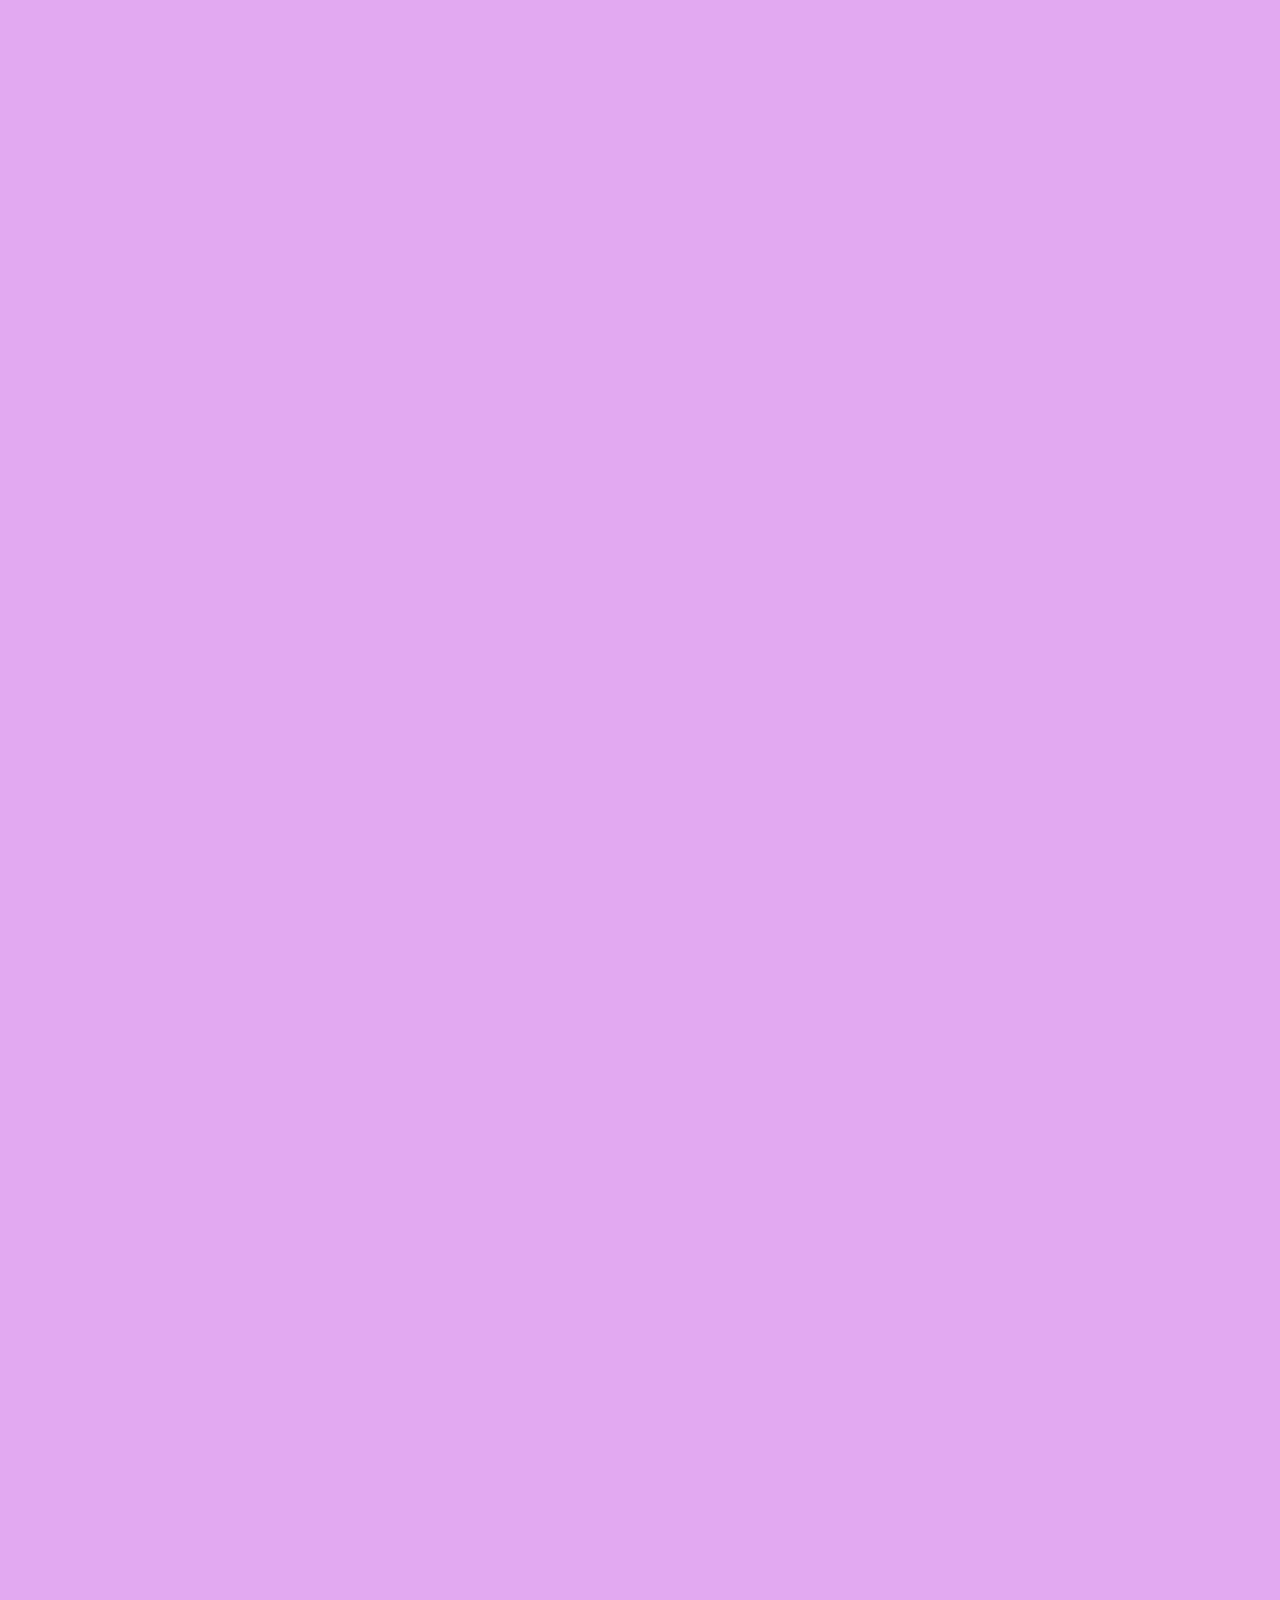
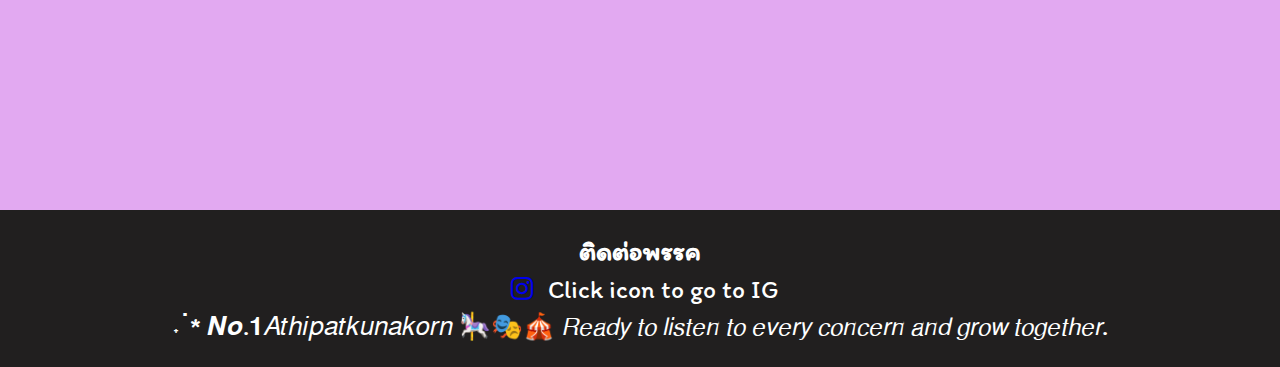
<file: index.html>
<!DOCTYPE html>
<html lang="en">
<head>
    <meta charset="UTF-8">
    <meta name="viewport" content="width=device-width, initial-scale=1.0">
    <title>พรรค1 อธิพัฒน์คุณากร</title>
    <link href="https://fonts.googleapis.com/css2?family=Itim&display=swap" rel="stylesheet">
    <link rel="stylesheet" href="style.css">
    <link rel="stylesheet" href="https://cdnjs.cloudflare.com/ajax/libs/font-awesome/6.0.0/css/all.min.css">
</head>
<body>
    <div class="container">
        <img src="./img/test2.png" class="bg-img">
        <a href="index1.html" class="hotspot first"></a>
    </div>

    <footer class="footer">
        <div class="social-footer">
            <h3>ติดต่อพรรค</h3>
            <p> <a href="https://www.instagram.com/01athipatkunakorn_/"><i class="fab fa-instagram"></i></a> Click icon to go to IG</p>
            <p>˖ॱ* 𝑵𝒐.𝟏𝐴𝑡ℎ𝑖𝑝𝑎𝑡𝑘𝑢𝑛𝑎𝑘𝑜𝑟𝑛 🎠🎭🎪 𝘙𝘦𝘢𝘥𝘺 𝘵𝘰 𝘭𝘪𝘴𝘵𝘦𝘯 𝘵𝘰 𝘦𝘷𝘦𝘳𝘺 𝘤𝘰𝘯𝘤𝘦𝘳𝘯 𝘢𝘯𝘥 𝘨𝘳𝘰𝘸 𝘵𝘰𝘨𝘦𝘵𝘩𝘦𝘳.</p>
        </div>
    </footer>
</body>
</html>
</file>
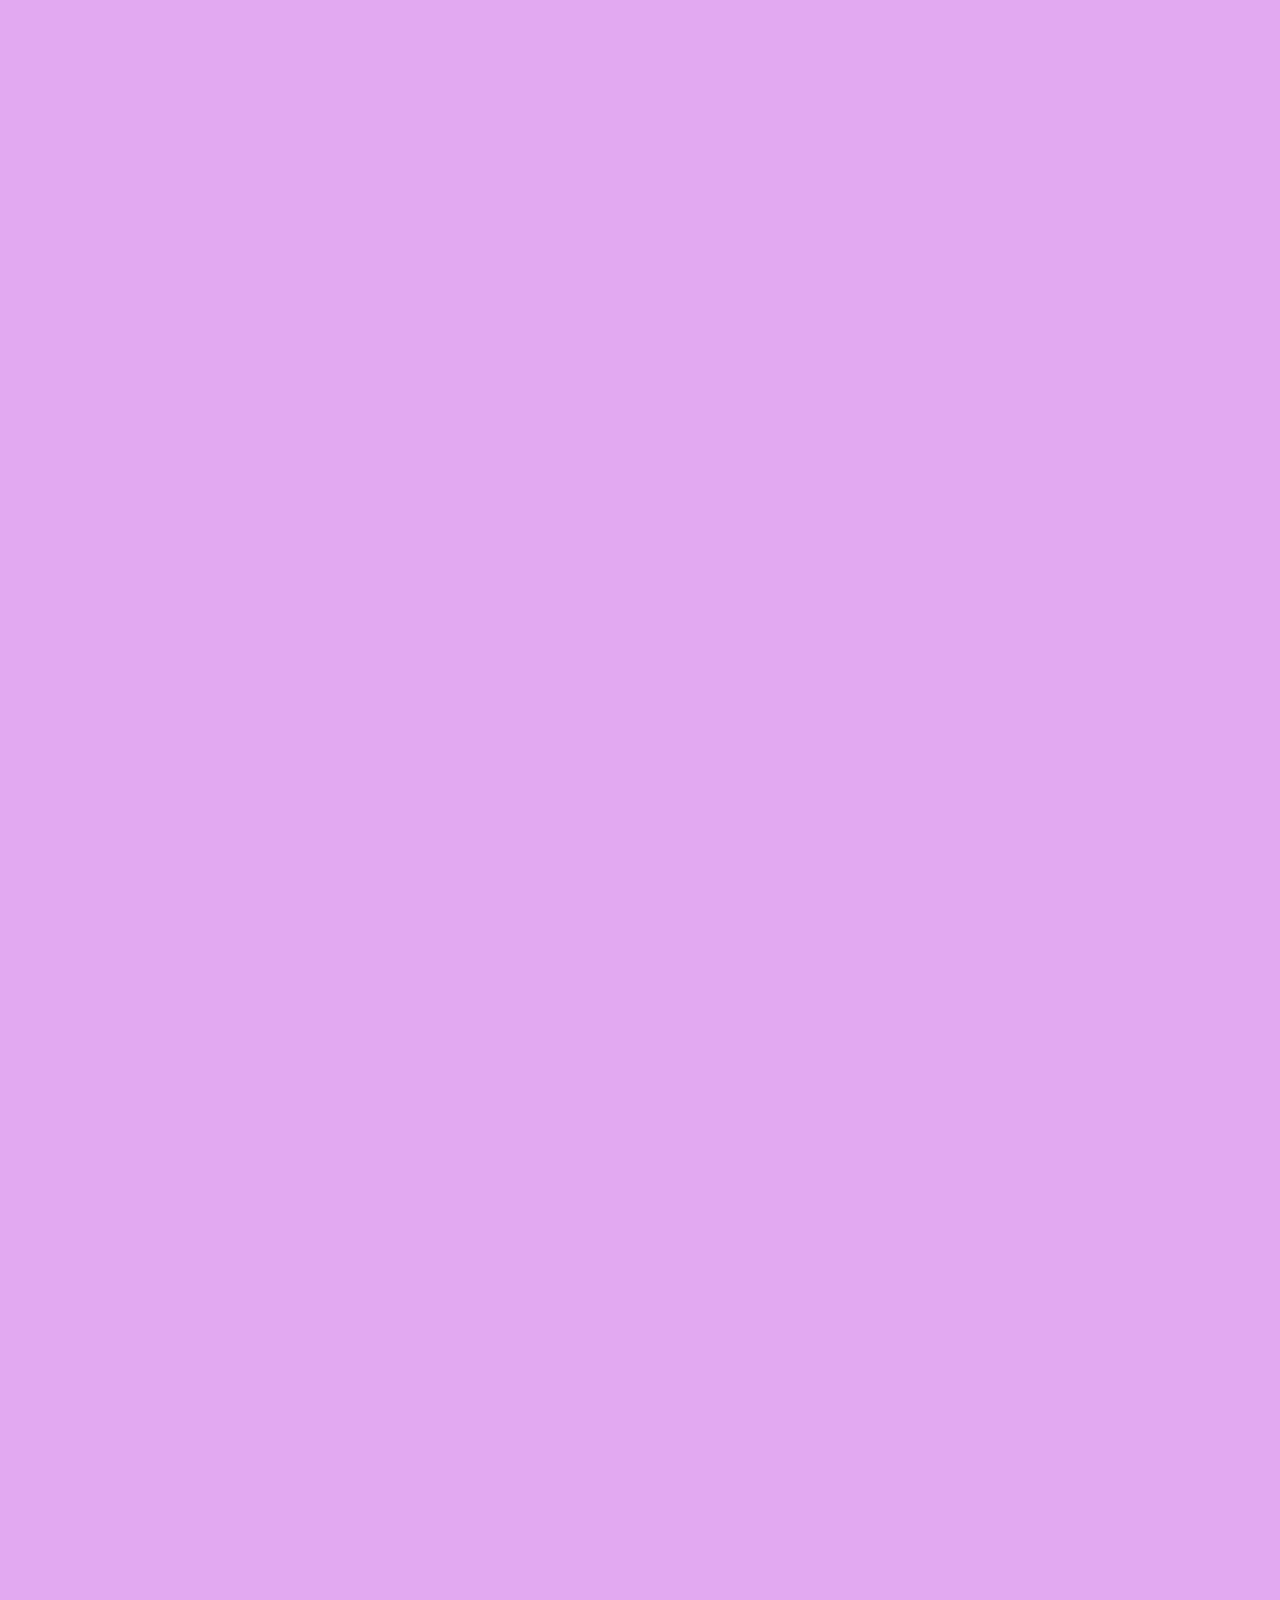
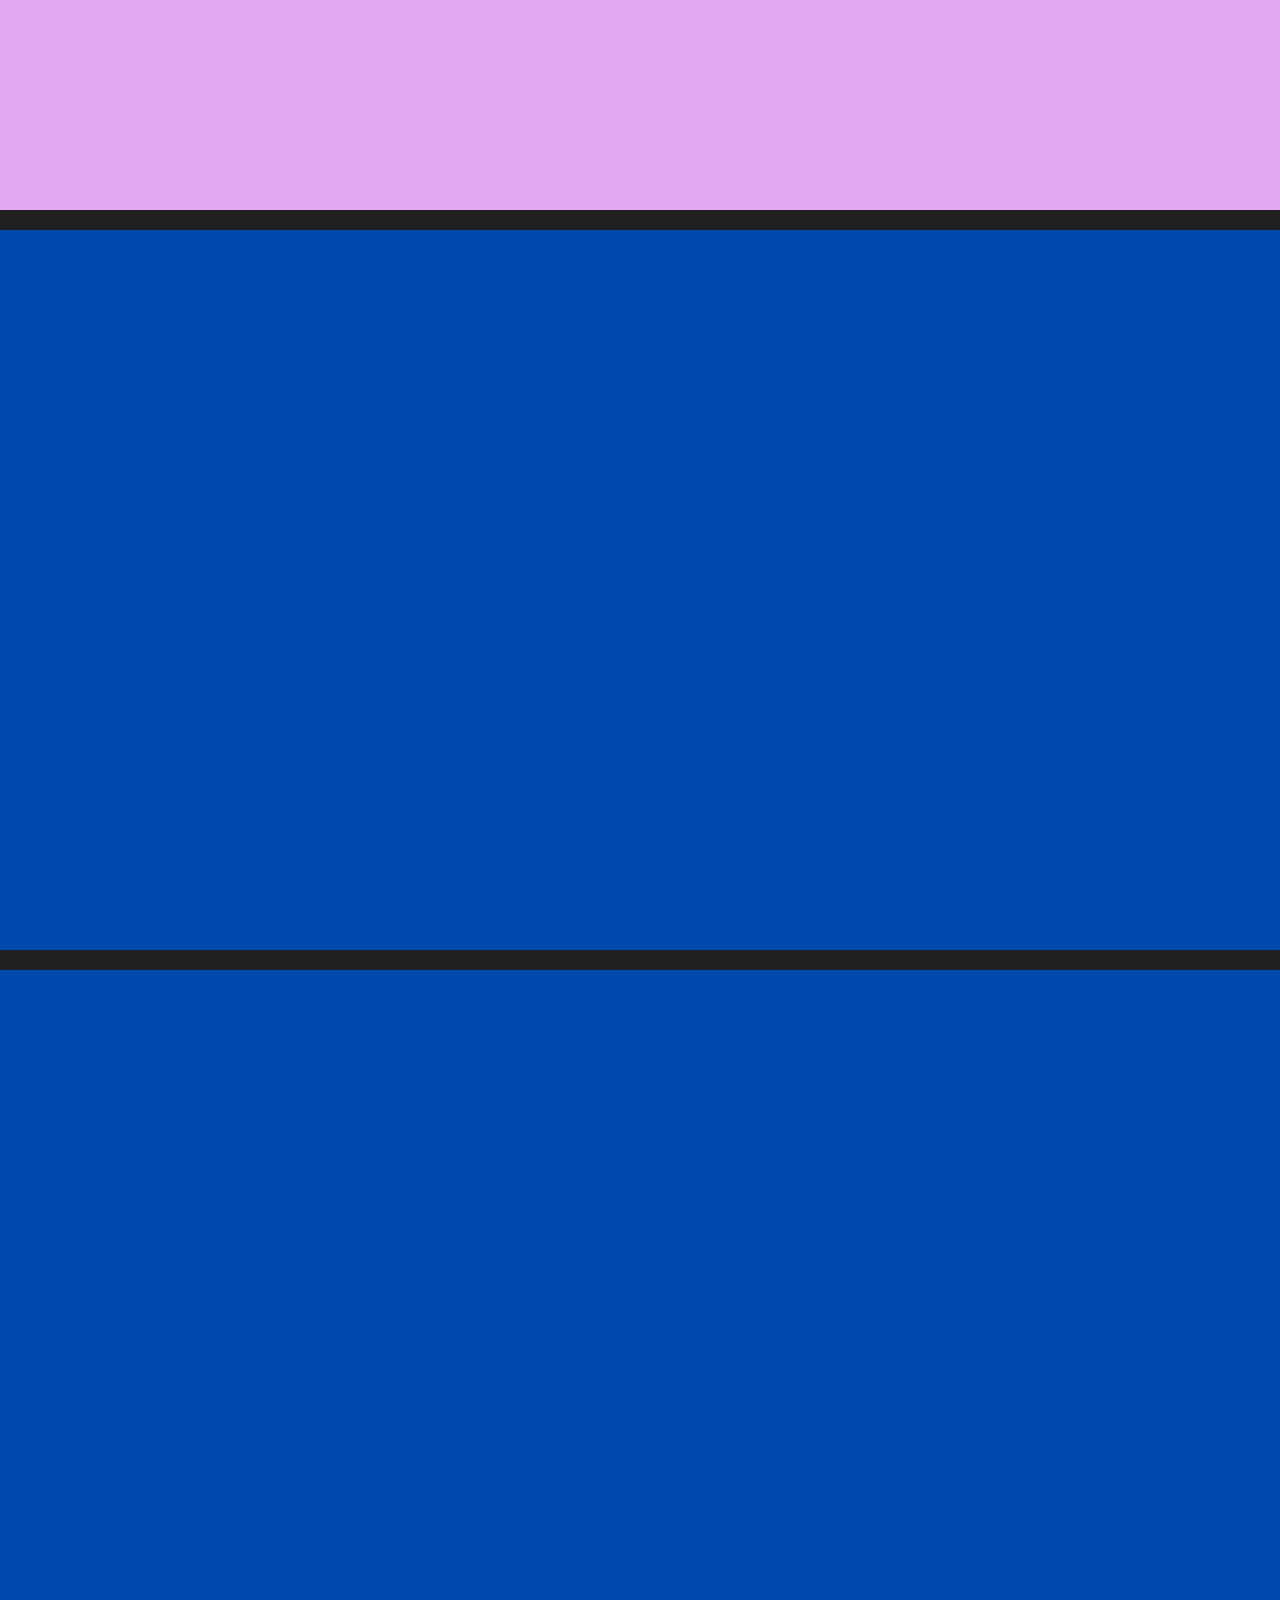
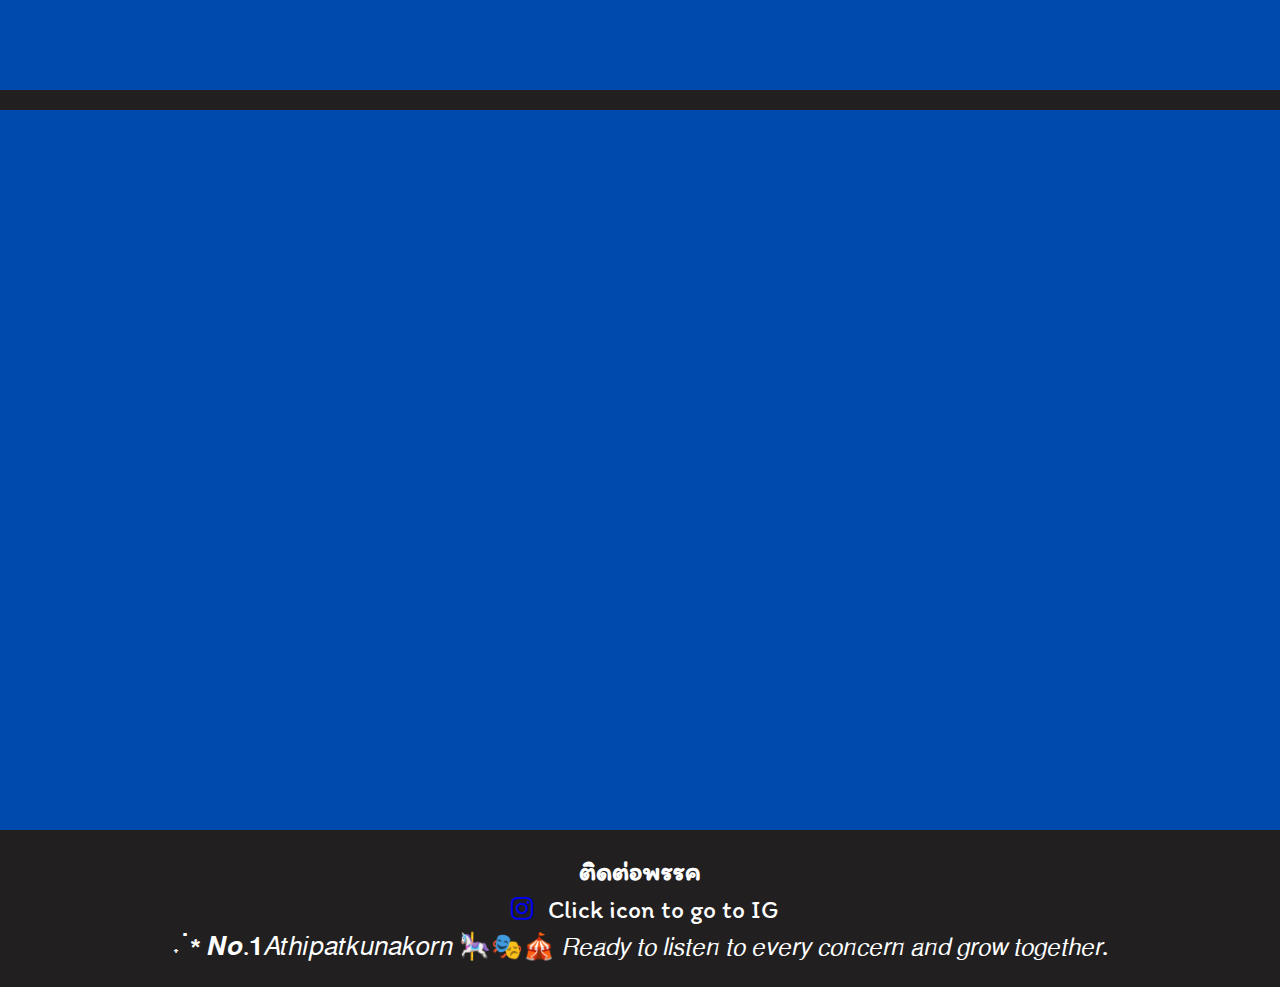
<file: index1.html>
<!DOCTYPE html>
<html lang="en">
<head>
    <meta charset="UTF-8">
    <meta name="viewport" content="width=device-width, initial-scale=1.0">
    <title>พรรค1 อธิพัฒน์คุณากร</title>
    <link href="https://fonts.googleapis.com/css2?family=Itim&display=swap" rel="stylesheet">
    <link rel="stylesheet" href="style.css">
    <link rel="stylesheet" href="https://cdnjs.cloudflare.com/ajax/libs/font-awesome/6.0.0/css/all.min.css">
</head>
<body>
    <div class="container">
        <img src="./img/test2.png" class="bg-img">
            <a href="poli1.html" class="hotspot frameone"></a>
            <a href="poli2.html" class="hotspot frametwo"></a>
            <a href="poli3.html" class="hotspot framethree"></a>
            <a href="poli4.html" class="hotspot framefour"></a>
            <a href="poli5.html" class="hotspot framefive"></a>
        <img src="./img/cardtest.png" class="card-mem">
        <img src="./img/cardtest.png" class="card-mem">
        <img src="./img/cardtest.png" class="card-mem">
    </div>

    <footer class="footer">
        <div class="social-footer">
            <h3>ติดต่อพรรค</h3>
            <p> <a href="https://www.instagram.com/01athipatkunakorn_/"><i class="fab fa-instagram"></i></a> Click icon to go to IG</p>
            <p>˖ॱ* 𝑵𝒐.𝟏𝐴𝑡ℎ𝑖𝑝𝑎𝑡𝑘𝑢𝑛𝑎𝑘𝑜𝑟𝑛 🎠🎭🎪 𝘙𝘦𝘢𝘥𝘺 𝘵𝘰 𝘭𝘪𝘴𝘵𝘦𝘯 𝘵𝘰 𝘦𝘷𝘦𝘳𝘺 𝘤𝘰𝘯𝘤𝘦𝘳𝘯 𝘢𝘯𝘥 𝘨𝘳𝘰𝘸 𝘵𝘰𝘨𝘦𝘵𝘩𝘦𝘳.</p>
        </div>
    </footer>
    
</body>
</html>
</file>
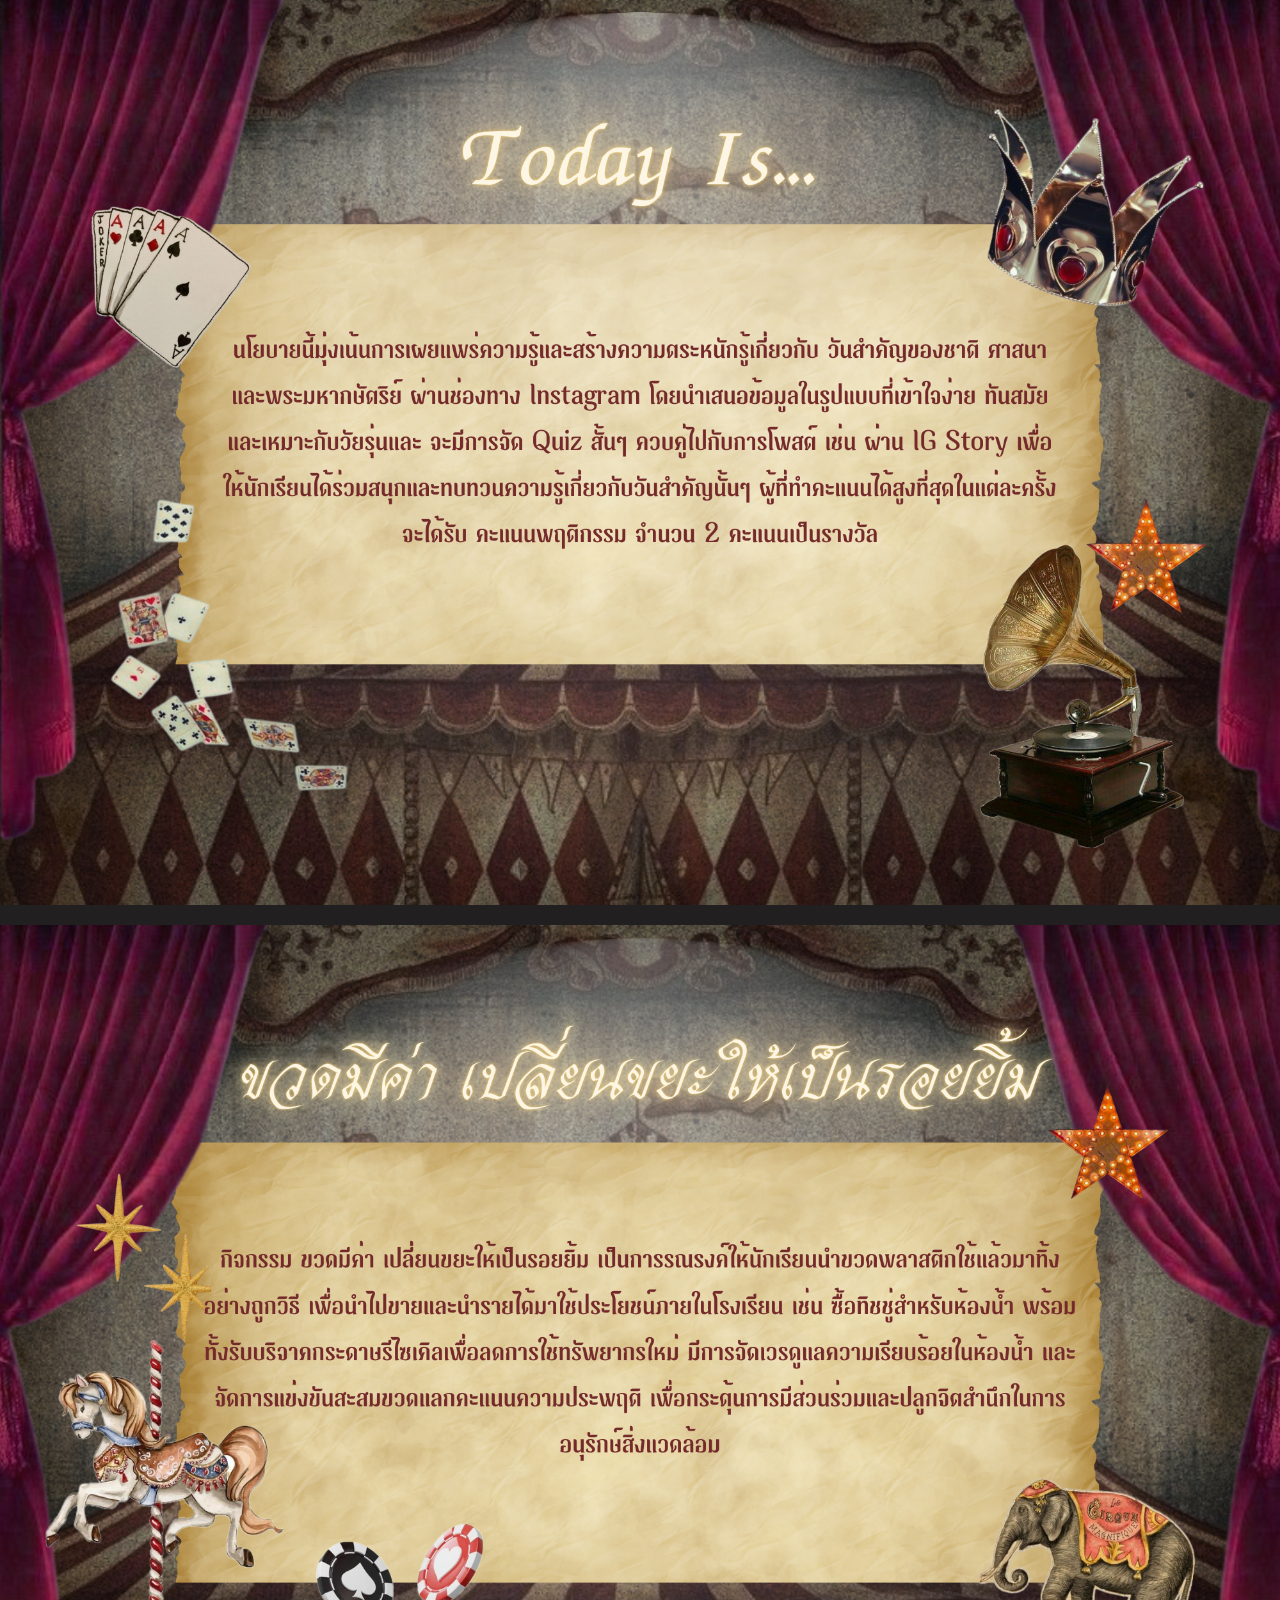
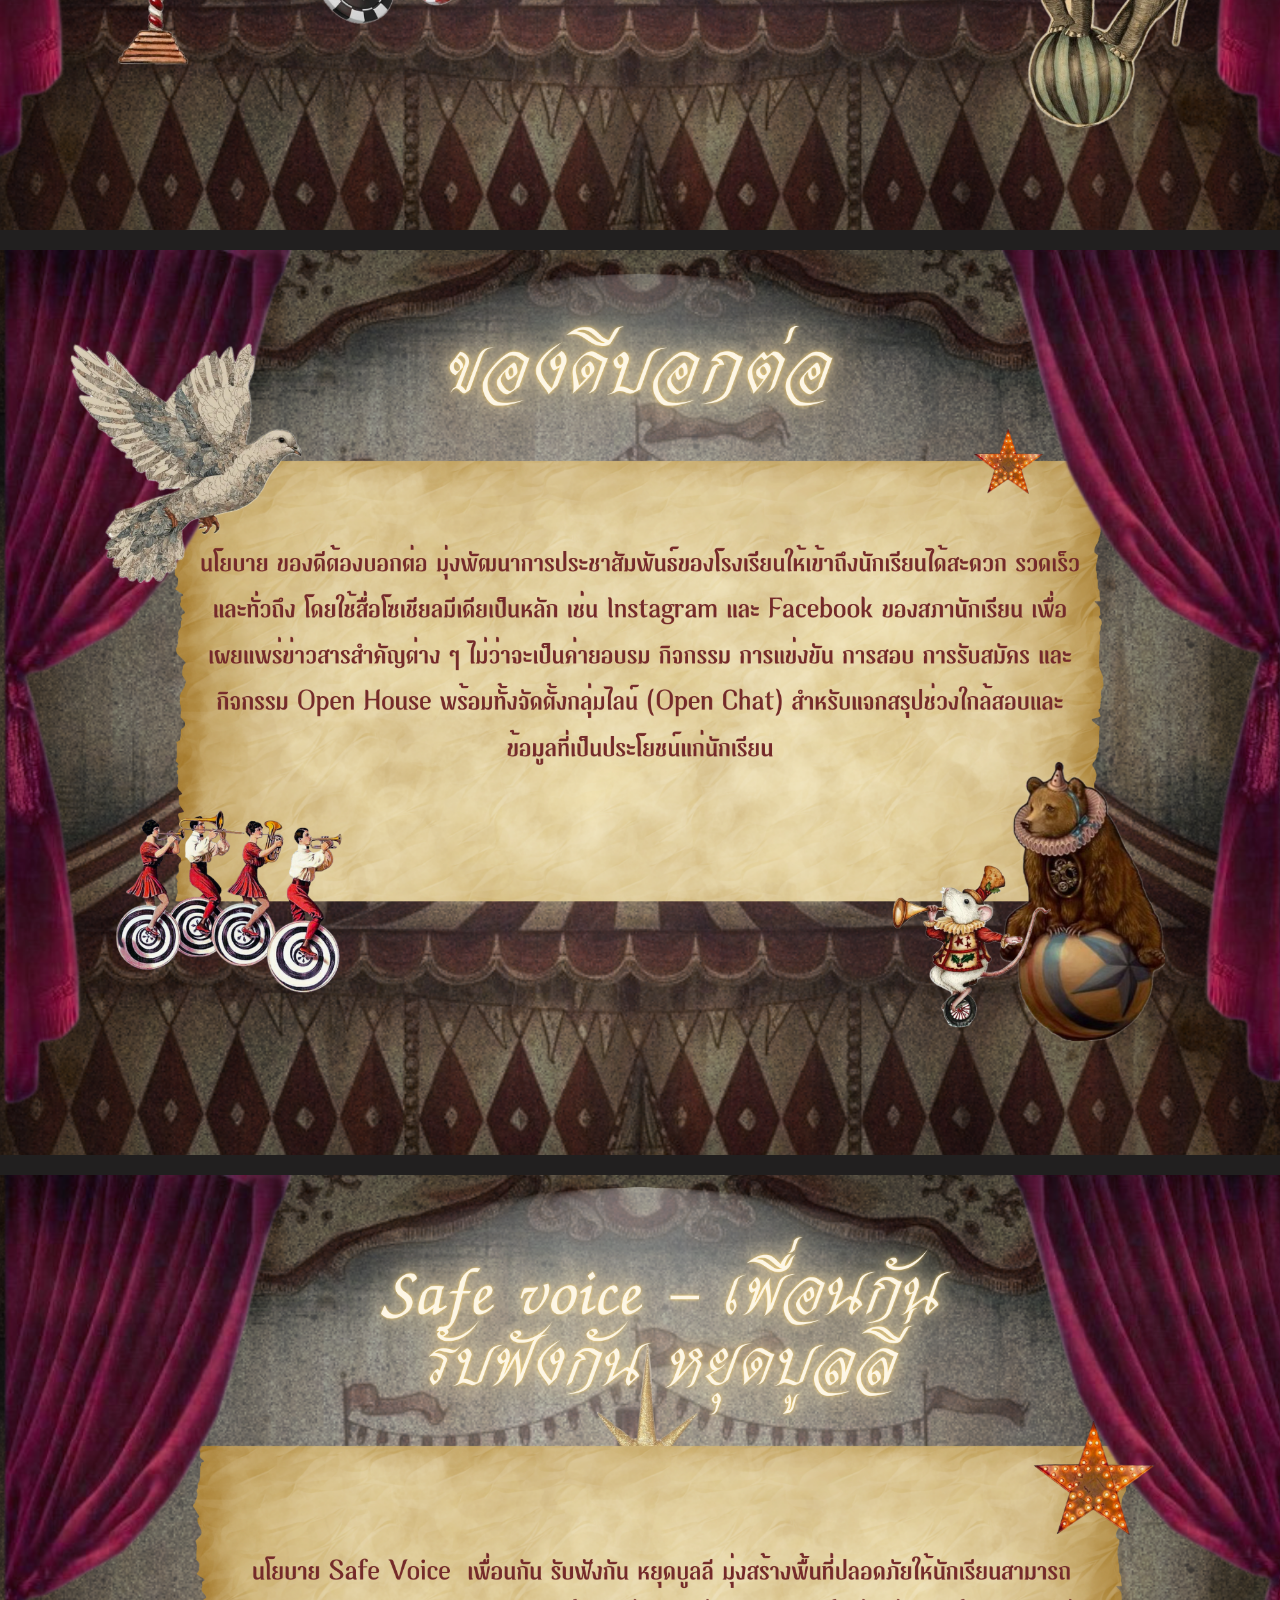
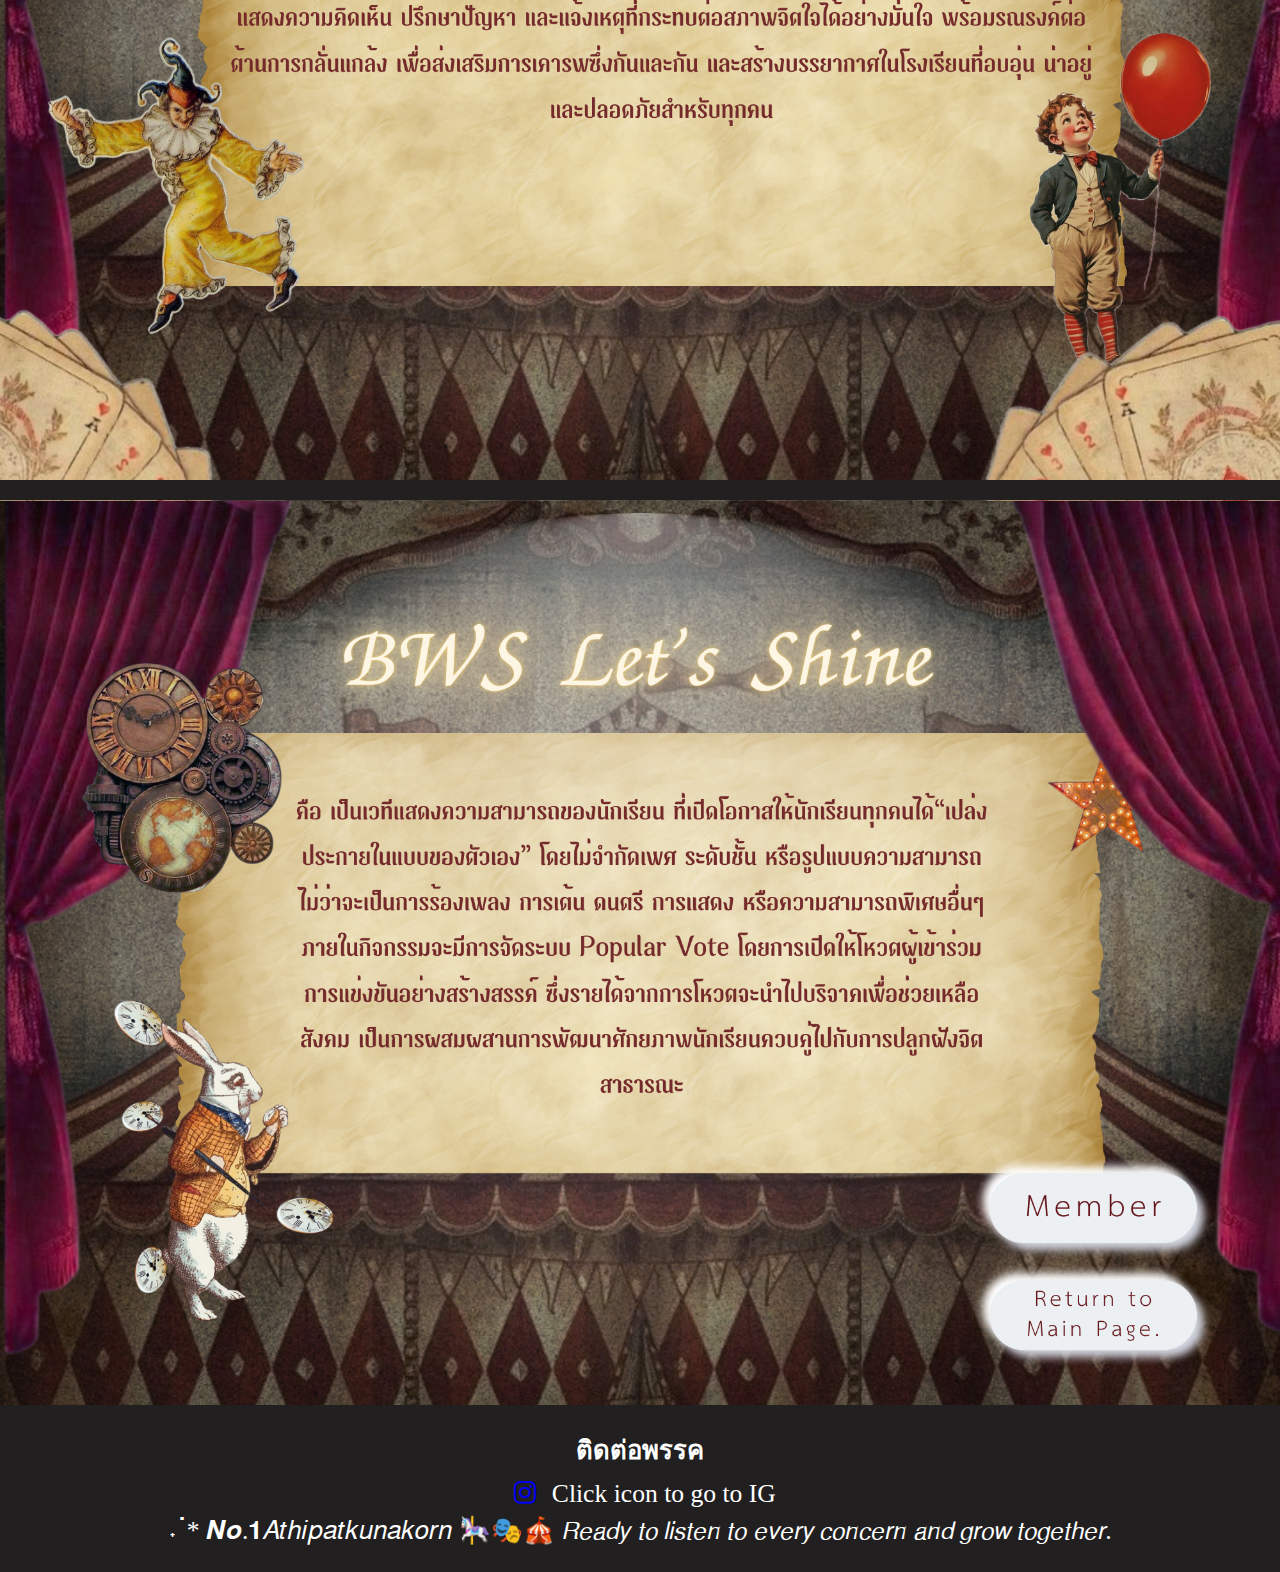
<file: poli.html>
<!DOCTYPE html>
<html lang="en">
<head>
    <meta charset="UTF-8">
    <meta name="viewport" content="width=device-width, initial-scale=1.0">
    <title>Poli1</title>
    <link rel="stylesheet" href="style.css">
    <link rel="stylesheet" href="https://cdnjs.cloudflare.com/ajax/libs/font-awesome/6.0.0/css/all.min.css">
</head>
<body>
    <div class="container">
        <img src="./img/poli1.png" class="poli-img">
        <img src="./img/poli2.png" class="poli-img">
        <img src="./img/poli3.png" class="poli-img">
        <img src="./img/poli4.png" class="poli-img">
        <img src="./img/poli5.png" class="poli-img">
            <a href="index1.html" class="hotspot poli-main"></a>
            <a href="member.html" class="hotspot poli-mem"></a>
    </div>

    <footer class="footer">
        <div class="social-footer">
            <h3>ติดต่อพรรค</h3>
            <p> <a href="https://www.instagram.com/01athipatkunakorn_/"><i class="fab fa-instagram"></i></a> Click icon to go to IG</p>
            <p>˖ॱ* 𝑵𝒐.𝟏𝐴𝑡ℎ𝑖𝑝𝑎𝑡𝑘𝑢𝑛𝑎𝑘𝑜𝑟𝑛 🎠🎭🎪 𝘙𝘦𝘢𝘥𝘺 𝘵𝘰 𝘭𝘪𝘴𝘵𝘦𝘯 𝘵𝘰 𝘦𝘷𝘦𝘳𝘺 𝘤𝘰𝘯𝘤𝘦𝘳𝘯 𝘢𝘯𝘥 𝘨𝘳𝘰𝘸 𝘵𝘰𝘨𝘦𝘵𝘩𝘦𝘳.</p>
        </div>
    </footer>
    
</body>
</html>
</file>
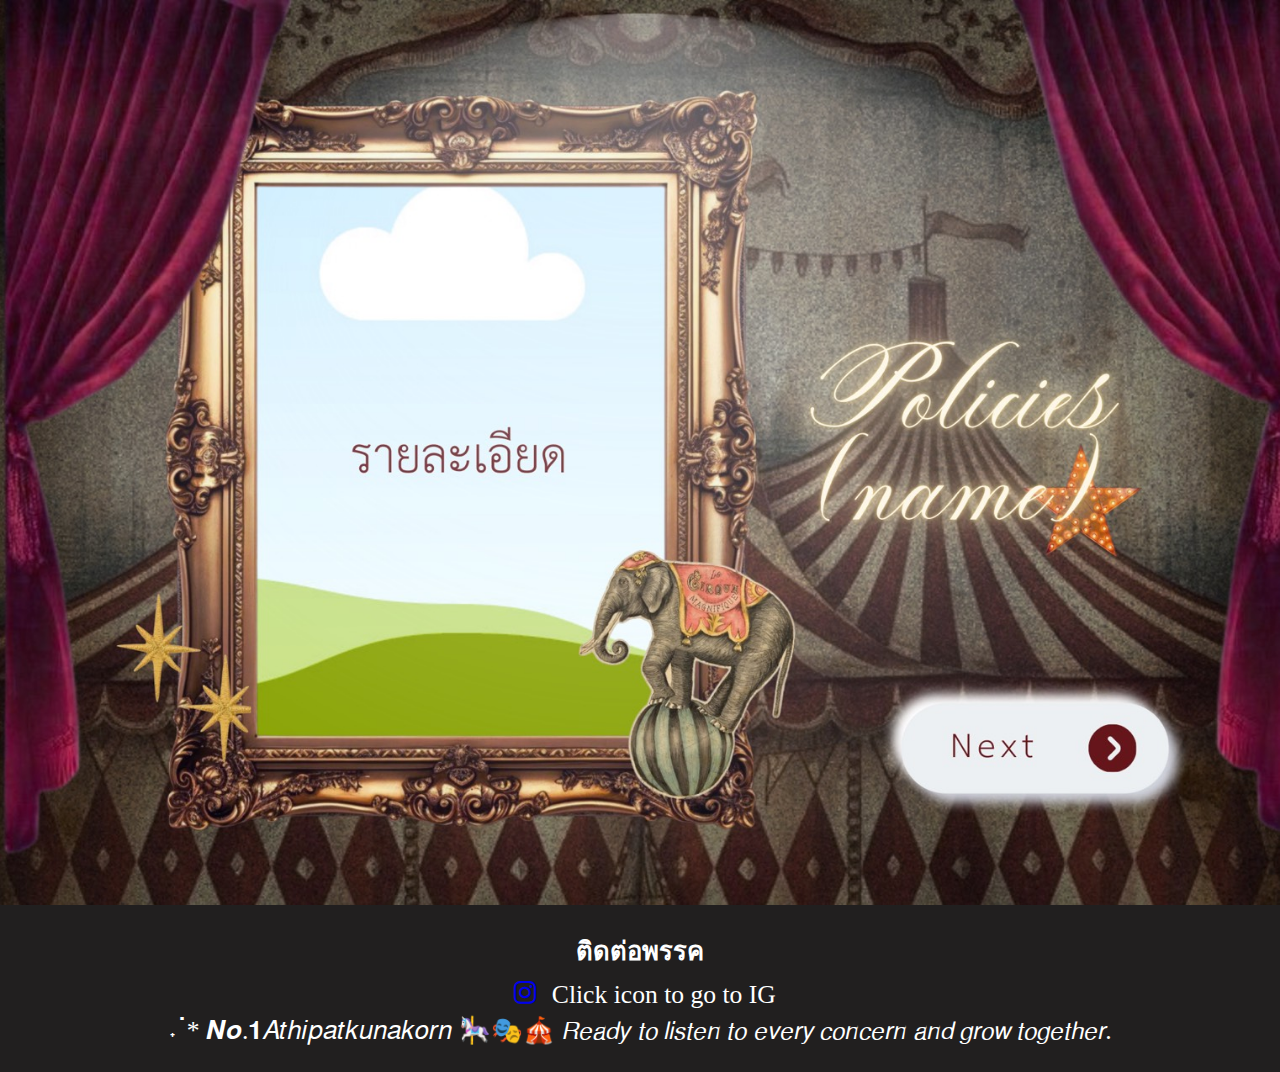
<file: poli1.html>
<!DOCTYPE html>
<html lang="en">
<head>
    <meta charset="UTF-8">
    <meta name="viewport" content="width=device-width, initial-scale=1.0">
    <title>Poli1</title>
    <link rel="stylesheet" href="style.css">
    <link rel="stylesheet" href="https://cdnjs.cloudflare.com/ajax/libs/font-awesome/6.0.0/css/all.min.css">
</head>
<body>
    <div class="container">
        <img src="./img/poli1.jpg" class="poli-img">
        <a href="poli2.html" class="hotspot poli"></a>
    </div>

    <footer class="footer">
        <div class="social-footer">
            <h3>ติดต่อพรรค</h3>
            <p> <a href="https://www.instagram.com/01athipatkunakorn_/"><i class="fab fa-instagram"></i></a> Click icon to go to IG</p>
            <p>˖ॱ* 𝑵𝒐.𝟏𝐴𝑡ℎ𝑖𝑝𝑎𝑡𝑘𝑢𝑛𝑎𝑘𝑜𝑟𝑛 🎠🎭🎪 𝘙𝘦𝘢𝘥𝘺 𝘵𝘰 𝘭𝘪𝘴𝘵𝘦𝘯 𝘵𝘰 𝘦𝘷𝘦𝘳𝘺 𝘤𝘰𝘯𝘤𝘦𝘳𝘯 𝘢𝘯𝘥 𝘨𝘳𝘰𝘸 𝘵𝘰𝘨𝘦𝘵𝘩𝘦𝘳.</p>
        </div>
    </footer>
    
</body>
</html>
</file>
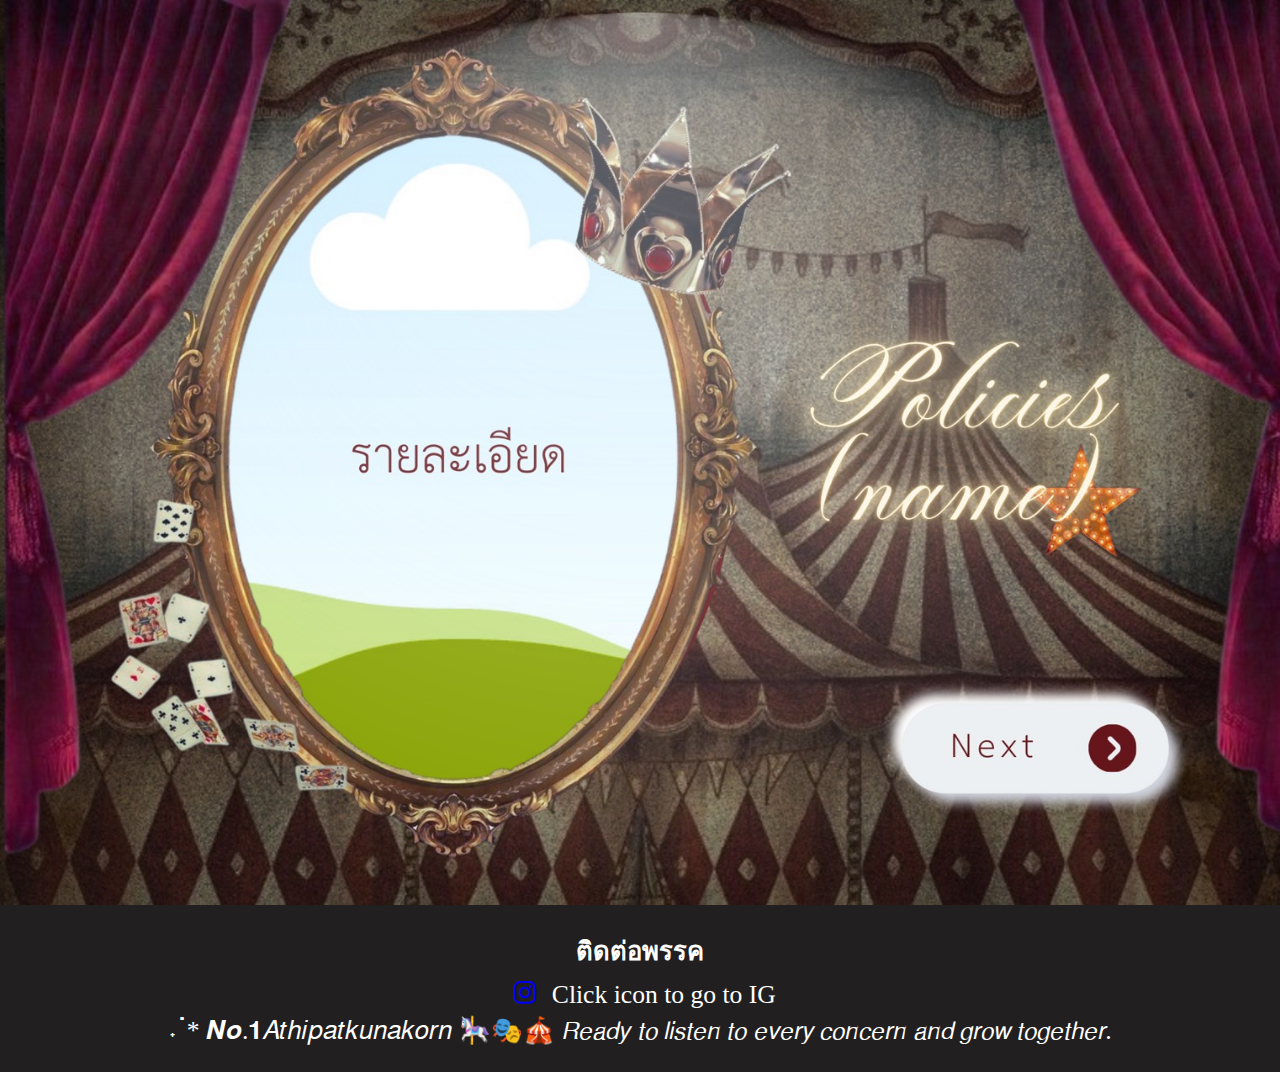
<file: poli2.html>
<!DOCTYPE html>
<html lang="en">
<head>
    <meta charset="UTF-8">
    <meta name="viewport" content="width=device-width, initial-scale=1.0">
    <title>Poli1</title>
    <link rel="stylesheet" href="style.css">
    <link rel="stylesheet" href="https://cdnjs.cloudflare.com/ajax/libs/font-awesome/6.0.0/css/all.min.css">
</head>
<body>
    <div class="container">
        <img src="./img/poli2.jpg" class="poli-img">
        <a href="poli3.html" class="hotspot poli"></a>
    </div>

    <footer class="footer">
        <div class="social-footer">
            <h3>ติดต่อพรรค</h3>
            <p> <a href="https://www.instagram.com/01athipatkunakorn_/"><i class="fab fa-instagram"></i></a> Click icon to go to IG</p>
            <p>˖ॱ* 𝑵𝒐.𝟏𝐴𝑡ℎ𝑖𝑝𝑎𝑡𝑘𝑢𝑛𝑎𝑘𝑜𝑟𝑛 🎠🎭🎪 𝘙𝘦𝘢𝘥𝘺 𝘵𝘰 𝘭𝘪𝘴𝘵𝘦𝘯 𝘵𝘰 𝘦𝘷𝘦𝘳𝘺 𝘤𝘰𝘯𝘤𝘦𝘳𝘯 𝘢𝘯𝘥 𝘨𝘳𝘰𝘸 𝘵𝘰𝘨𝘦𝘵𝘩𝘦𝘳.</p>
        </div>
    </footer>
    
</body>
</html>
</file>
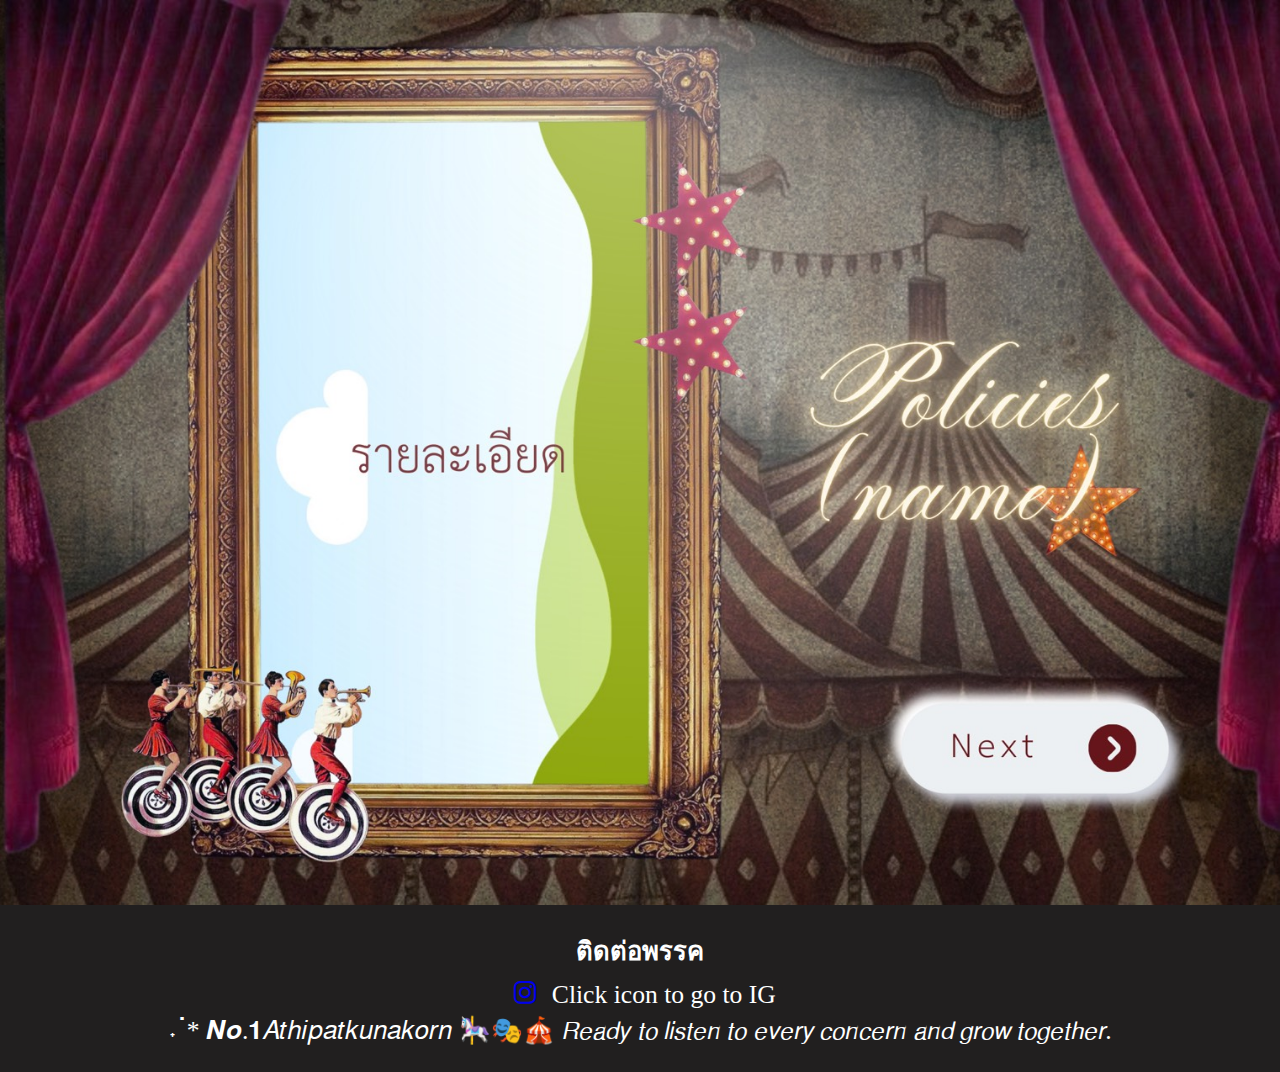
<file: poli3.html>
<!DOCTYPE html>
<html lang="en">
<head>
    <meta charset="UTF-8">
    <meta name="viewport" content="width=device-width, initial-scale=1.0">
    <title>Poli1</title>
    <link rel="stylesheet" href="style.css">
    <link rel="stylesheet" href="https://cdnjs.cloudflare.com/ajax/libs/font-awesome/6.0.0/css/all.min.css">
</head>
<body>
    <div class="container">
        <img src="./img/poli3.jpg" class="poli-img">
        <a href="poli4.html" class="hotspot poli"></a>
    </div>

    <footer class="footer">
        <div class="social-footer">
            <h3>ติดต่อพรรค</h3>
            <p> <a href="https://www.instagram.com/01athipatkunakorn_/"><i class="fab fa-instagram"></i></a> Click icon to go to IG</p>
            <p>˖ॱ* 𝑵𝒐.𝟏𝐴𝑡ℎ𝑖𝑝𝑎𝑡𝑘𝑢𝑛𝑎𝑘𝑜𝑟𝑛 🎠🎭🎪 𝘙𝘦𝘢𝘥𝘺 𝘵𝘰 𝘭𝘪𝘴𝘵𝘦𝘯 𝘵𝘰 𝘦𝘷𝘦𝘳𝘺 𝘤𝘰𝘯𝘤𝘦𝘳𝘯 𝘢𝘯𝘥 𝘨𝘳𝘰𝘸 𝘵𝘰𝘨𝘦𝘵𝘩𝘦𝘳.</p>
        </div>
    </footer>
    
</body>
</html>
</file>
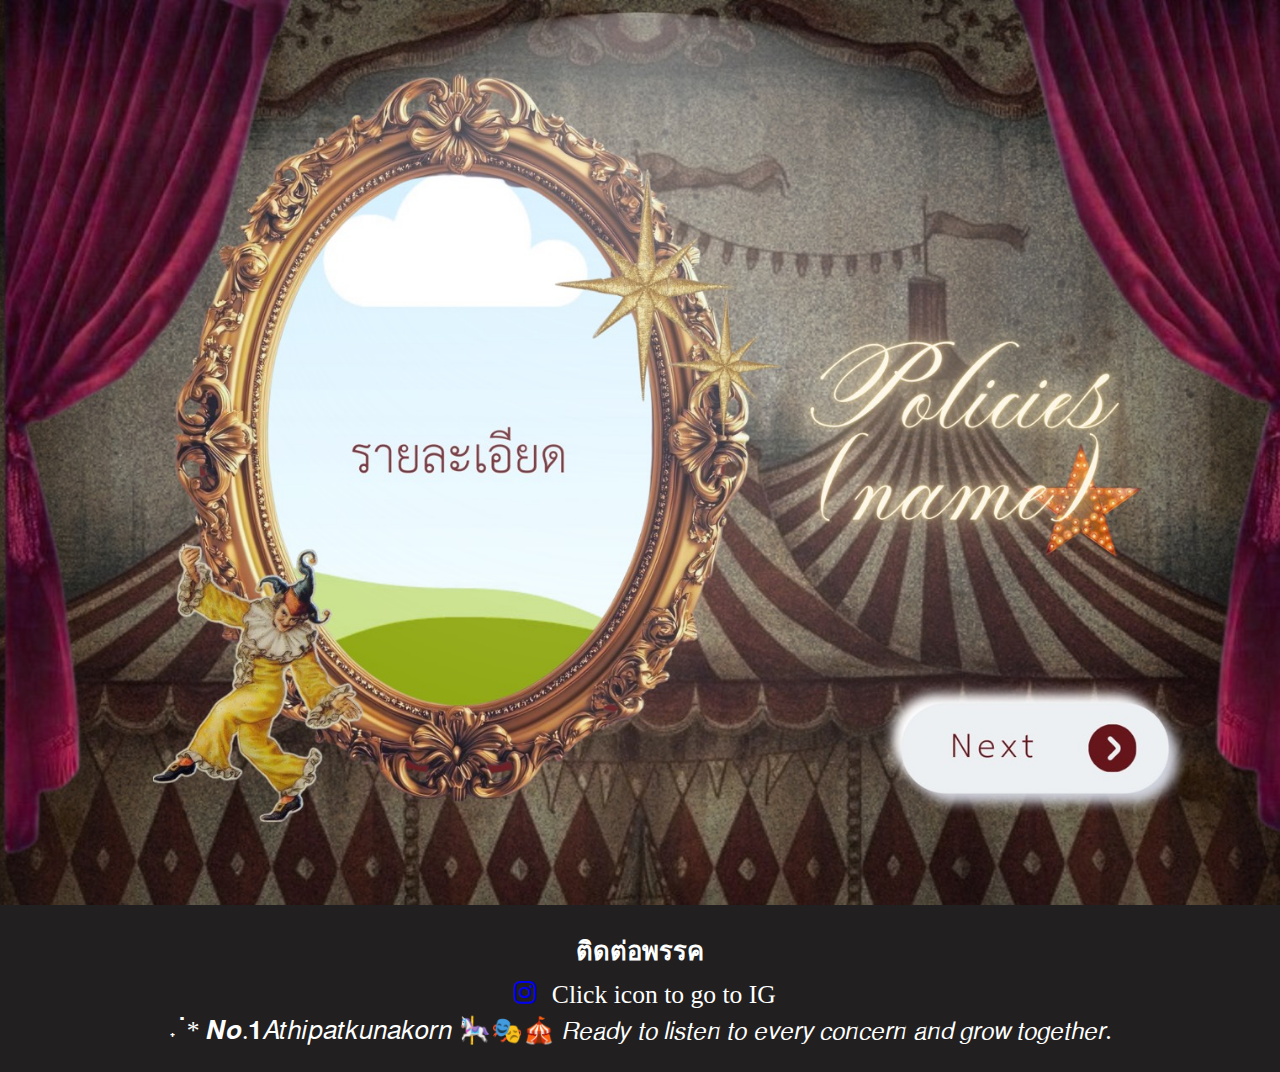
<file: poli4.html>
<!DOCTYPE html>
<html lang="en">
<head>
    <meta charset="UTF-8">
    <meta name="viewport" content="width=device-width, initial-scale=1.0">
    <title>Poli1</title>
    <link rel="stylesheet" href="style.css">
    <link rel="stylesheet" href="https://cdnjs.cloudflare.com/ajax/libs/font-awesome/6.0.0/css/all.min.css">
</head>
<body>
    <div class="container">
        <img src="./img/poli4.jpg" class="poli-img">
        <a href="poli5.html" class="hotspot poli"></a>
    </div>

    <footer class="footer">
        <div class="social-footer">
            <h3>ติดต่อพรรค</h3>
            <p> <a href="https://www.instagram.com/01athipatkunakorn_/"><i class="fab fa-instagram"></i></a> Click icon to go to IG</p>
            <p>˖ॱ* 𝑵𝒐.𝟏𝐴𝑡ℎ𝑖𝑝𝑎𝑡𝑘𝑢𝑛𝑎𝑘𝑜𝑟𝑛 🎠🎭🎪 𝘙𝘦𝘢𝘥𝘺 𝘵𝘰 𝘭𝘪𝘴𝘵𝘦𝘯 𝘵𝘰 𝘦𝘷𝘦𝘳𝘺 𝘤𝘰𝘯𝘤𝘦𝘳𝘯 𝘢𝘯𝘥 𝘨𝘳𝘰𝘸 𝘵𝘰𝘨𝘦𝘵𝘩𝘦𝘳.</p>
        </div>
    </footer>
    
</body>
</html>
</file>
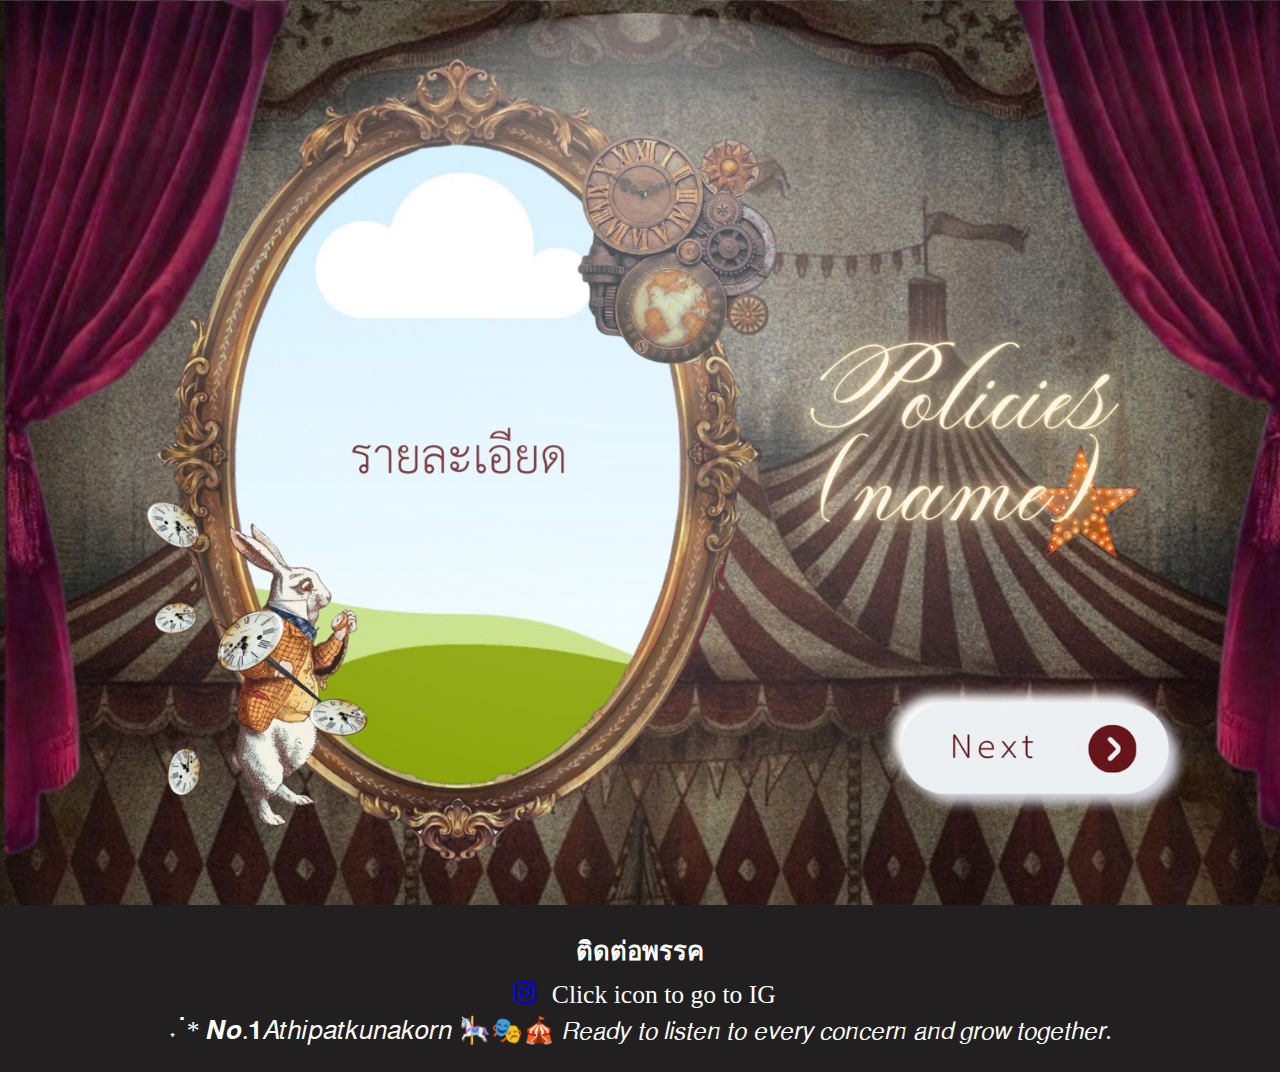
<file: poli5.html>
<!DOCTYPE html>
<html lang="en">
<head>
    <meta charset="UTF-8">
    <meta name="viewport" content="width=device-width, initial-scale=1.0">
    <title>Poli1</title>
    <link rel="stylesheet" href="style.css">
    <link rel="stylesheet" href="https://cdnjs.cloudflare.com/ajax/libs/font-awesome/6.0.0/css/all.min.css">
</head>
<body>
    <div class="container">
        <img src="./img/poli5.jpg" class="poli-img">
        <a href="index1.html" class="hotspot poli"></a>
    </div>

    <footer class="footer">
        <div class="social-footer">
            <h3>ติดต่อพรรค</h3>
            <p> <a href="https://www.instagram.com/01athipatkunakorn_/"><i class="fab fa-instagram"></i></a> Click icon to go to IG</p>
            <p>˖ॱ* 𝑵𝒐.𝟏𝐴𝑡ℎ𝑖𝑝𝑎𝑡𝑘𝑢𝑛𝑎𝑘𝑜𝑟𝑛 🎠🎭🎪 𝘙𝘦𝘢𝘥𝘺 𝘵𝘰 𝘭𝘪𝘴𝘵𝘦𝘯 𝘵𝘰 𝘦𝘷𝘦𝘳𝘺 𝘤𝘰𝘯𝘤𝘦𝘳𝘯 𝘢𝘯𝘥 𝘨𝘳𝘰𝘸 𝘵𝘰𝘨𝘦𝘵𝘩𝘦𝘳.</p>
        </div>
    </footer>
    
</body>
</html>
</file>
<file: style.css>
* {
    margin: 0;
    padding: 0;
    box-sizing: border-box;
}

.bg-img {
    width: 100%;
    height: auto;
    object-fit: cover;
}

body {
    background-color: #211f1f;
    margin: 0;
}

html, body {
    margin: 0;
    padding: 0;
    width: 100%;
    height: 100%;
}

.footer {
    margin-top: 2vw;
    padding-bottom: 2vw;
    background: #211f1f;
    color: white;
    text-align: center;
}

.social-footer i {
    font-size: 2vw;
    margin: 0.75vw 0.75vw;
    cursor: pointer;
}

.footer h3 {
    font-family: "Itim", cursive;
    font-size: 2vw;
}

.footer p {
    font-family: "Itim", cursive;
    font-size: 2vw;
}

.hotspot {
    position: absolute;
    /*border: 1px solid red;  ปลดคอมเมนต์บรรทัดนี้เพื่อดูตำแหน่งตอนจัดวาง */
    cursor: pointer;
}

.first {
    top: 53.5%; 
    left: 35%; 
    width: 33.5%; 
    height: 8.5%;
    border-radius: 35%;
}

.frameone {
    top: 76%; 
    left: 8%; 
    width: 16%; 
    height: 15%;
}

.frametwo {
    top: 57%; 
    left: 14%; 
    width: 16%; 
    height: 15%;
    border-radius: 50%; /* ใช้ถ้าเป็นกรอบวงรี */
}

.framethree {
    top: 49%; 
    left: 38.5%; 
    width: 25%; 
    height: 11%;
}

.framefour {
    top: 57%; 
    left: 71.5%; 
    width: 16%; 
    height: 14.5%;
    border-radius: 50%;
}

.framefive {
    top: 76%; 
    left: 78%; 
    width: 15.5%; 
    height: 15%;
    border-radius: 50%;
}

.main-mem {
    top: 85%; 
    left: 38.5%; 
    width: 25%; 
    height: 6.5%;
    border-radius: 30%;
}

.mem-main {
    top: 96.5%; 
    left: 80.5%; 
    width: 13.5%; 
    height: 2.7%;
    border-radius: 40%;
}

.container {
    display: flex;
    flex-direction: column;
    gap: 20px;
    align-items: center;
    max-width: 100%;
    margin: 0;
    position: relative;
}

.card-mem {
    width: 100%;
    height: auto;
}

.poli-img {
    width: 100vw;
    height: auto;
    object-fit: contain;
}

.poli-mem{
    top: 94.7%;
    left: 77%; 
    width: 18%; 
    height: 2%;
    border-radius: 50%;
}

.poli-main {
    top: 97%;
    left: 77%; 
    width: 18%; 
    height: 2%;
    border-radius: 50%;
}

.nam {
    top: 19%;
    left: 42%; 
    width: 10%; 
    height: 1%;
}

.nam2 {
    top: 20.2%;
    left: 42%; 
    width: 14%; 
    height: 1%;
}

.tawan {
    top: 50.1%;
    left: 39.5%; 
    width: 7%; 
    height: 1%;
}

.tawan2 {
    top: 51.4%;
    left: 39.5%; 
    width: 13%; 
    height: 1%;
}

.clean {
    top: 86%;
    left: 40.5%; 
    width: 13%; 
    height: 1.2%;
}
</file>
